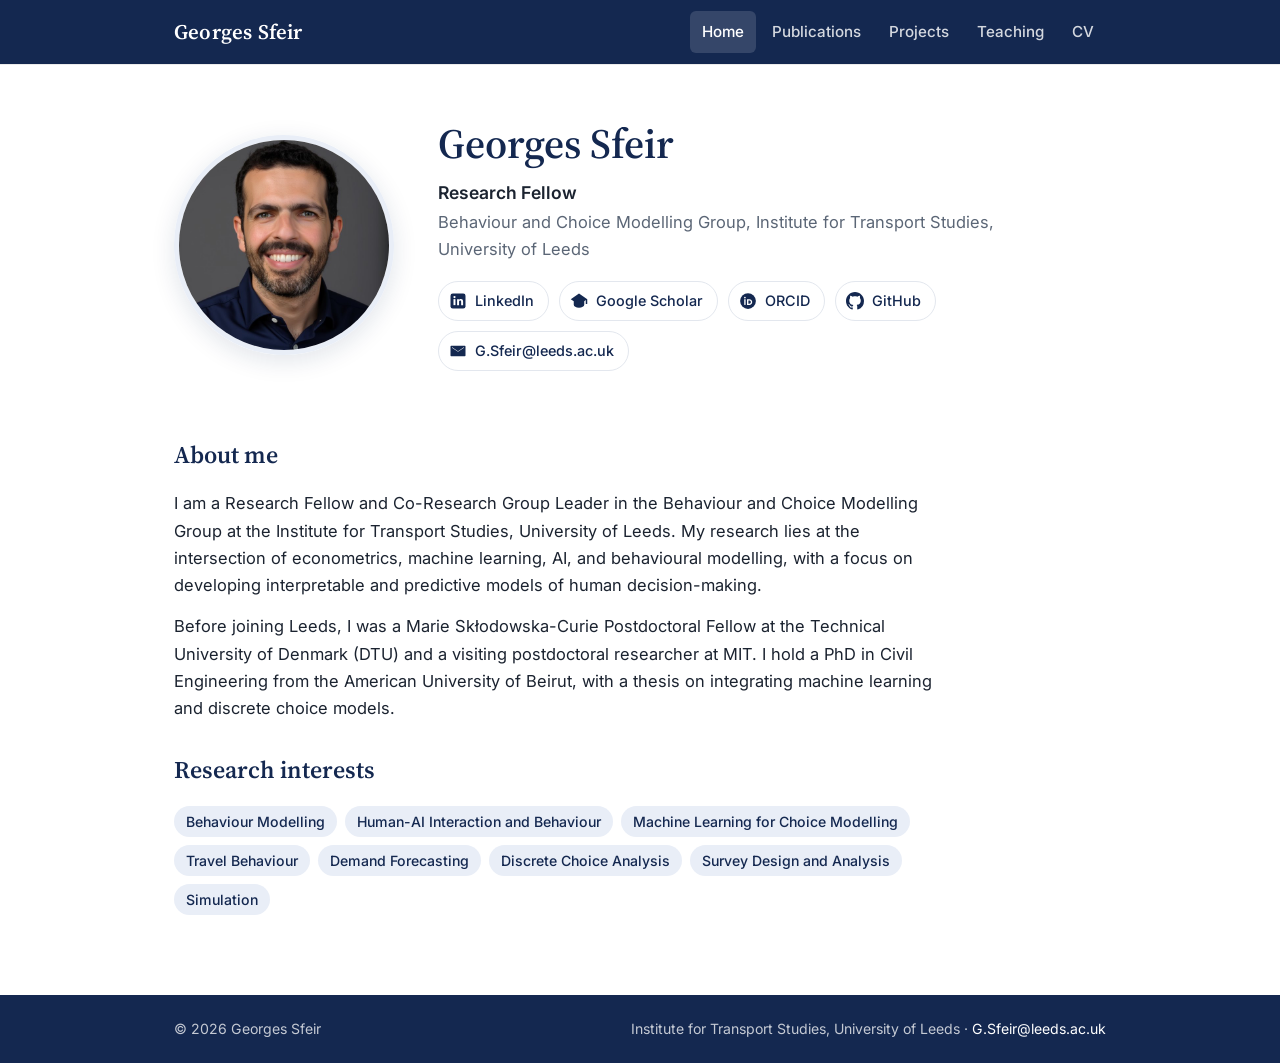
<file: index.html>
<!DOCTYPE html>
<html lang="en">
<head>
  <meta charset="utf-8">
  <meta name="viewport" content="width=device-width, initial-scale=1">
  <title>Georges Sfeir | Research Fellow, University of Leeds</title>
  <meta name="description" content="Georges Sfeir, Research Fellow in the Behaviour and Choice Modelling Group, University of Leeds. Econometrics, machine learning and choice modelling.">
  <link rel="icon" href="assets/img/favicon.svg" type="image/svg+xml">
  <link rel="preconnect" href="https://fonts.googleapis.com">
  <link rel="preconnect" href="https://fonts.gstatic.com" crossorigin>
  <link href="https://fonts.googleapis.com/css2?family=Inter:wght@400;500;600&family=Source+Serif+4:wght@600&display=swap" rel="stylesheet">
  <link rel="stylesheet" href="assets/css/style.css">
</head>
<body data-page="home">
  <header id="site-header"></header>

  <main>
    <section class="hero">
      <div class="container hero-grid">
        <img class="hero-photo" src="assets/img/georges-sfeir.jpg" alt="Portrait of Georges Sfeir" width="220" height="220">
        <div>
          <h1>Georges Sfeir</h1>
          <p class="position">Research Fellow</p>
          <p class="affiliation">Behaviour and Choice Modelling Group, Institute for Transport Studies,<br>University of Leeds</p>

          <div class="socials">
            <a href="https://www.linkedin.com/in/georges-sfeir-950b0459" target="_blank" rel="noopener" aria-label="LinkedIn">
              <svg viewBox="0 0 24 24" aria-hidden="true"><rect x="2" y="2" width="20" height="20" rx="3" fill="currentColor"/><rect x="6" y="9.5" width="2.6" height="8" fill="#fff"/><circle cx="7.3" cy="6.7" r="1.5" fill="#fff"/><path d="M10.8 9.5h2.5v1.1c.4-.7 1.3-1.3 2.6-1.3 2.3 0 2.9 1.4 2.9 3.4v4.8h-2.6v-4.3c0-1-.2-1.8-1.3-1.8s-1.5.8-1.5 1.8v4.3h-2.6z" fill="#fff"/></svg>
              LinkedIn
            </a>
            <a href="https://scholar.google.com/citations?user=Ysyx8FoAAAAJ&amp;hl=en" target="_blank" rel="noopener" aria-label="Google Scholar">
              <svg viewBox="0 0 24 24" aria-hidden="true"><path d="M12 2 1 9.5l4 2.7V17c0 2.2 3.1 4 7 4s7-1.8 7-4v-4.8l2-1.4V16h2V9.5z" fill="currentColor"/></svg>
              Google Scholar
            </a>
            <a href="https://orcid.org/0000-0002-5656-3780" target="_blank" rel="noopener" aria-label="ORCID">
              <svg viewBox="0 0 24 24" aria-hidden="true"><circle cx="12" cy="12" r="10.5" fill="currentColor"/><rect x="7" y="9.6" width="1.8" height="7.6" fill="#fff"/><circle cx="7.9" cy="7.4" r="1.15" fill="#fff"/><path d="M10.7 9.6h3c2.4 0 3.9 1.6 3.9 3.8s-1.5 3.8-3.9 3.8h-3zm1.8 1.6v4.4h1.1c1.4 0 2.2-.9 2.2-2.2s-.8-2.2-2.2-2.2z" fill="#fff"/></svg>
              ORCID
            </a>
            <a href="https://github.com/gsfeir" target="_blank" rel="noopener" aria-label="GitHub">
              <svg viewBox="0 0 16 16" aria-hidden="true"><path fill="currentColor" d="M8 0C3.58 0 0 3.58 0 8c0 3.54 2.29 6.53 5.47 7.59.4.07.55-.17.55-.38 0-.19-.01-.82-.01-1.49-2.01.37-2.53-.49-2.69-.94-.09-.23-.48-.94-.82-1.13-.28-.15-.68-.52-.01-.53.63-.01 1.08.58 1.23.82.72 1.21 1.87.87 2.33.66.07-.52.28-.87.51-1.07-1.78-.2-3.64-.89-3.64-3.95 0-.87.31-1.59.82-2.15-.08-.2-.36-1.02.08-2.12 0 0 .67-.21 2.2.82.64-.18 1.32-.27 2-.27.68 0 1.36.09 2 .27 1.53-1.04 2.2-.82 2.2-.82.44 1.1.16 1.92.08 2.12.51.56.82 1.27.82 2.15 0 3.07-1.87 3.75-3.65 3.95.29.25.54.73.54 1.48 0 1.07-.01 1.93-.01 2.2 0 .21.15.46.55.38A8.013 8.013 0 0 0 16 8c0-4.42-3.58-8-8-8z"/></svg>
              GitHub
            </a>
            <a href="mailto:G.Sfeir@leeds.ac.uk" aria-label="Email">
              <svg viewBox="0 0 24 24" aria-hidden="true"><path fill="currentColor" d="M3 5h18a1 1 0 0 1 1 1v12a1 1 0 0 1-1 1H3a1 1 0 0 1-1-1V6a1 1 0 0 1 1-1zm9 7.2L4.2 7H4v.6l8 5.4 8-5.4V7h-.2z"/></svg>
              G.Sfeir@leeds.ac.uk
            </a>
          </div>
        </div>
      </div>
    </section>

    <section class="block">
      <div class="container about">
        <h2>About me</h2>
        <p>
          I am a Research Fellow and Co-Research Group Leader in the Behaviour and Choice Modelling Group
          at the Institute for Transport Studies, University of Leeds. My research lies at the intersection of
          econometrics, machine learning, AI, and behavioural modelling, with a focus on developing
          interpretable and predictive models of human decision-making.
        </p>
        <p>
          Before joining Leeds, I was a Marie Skłodowska-Curie Postdoctoral Fellow at the Technical University
          of Denmark (DTU) and a visiting postdoctoral researcher at MIT. I hold a PhD in Civil Engineering
          from the American University of Beirut, with a thesis on integrating machine learning and discrete
          choice models.
        </p>

        <h2 style="margin-top:28px">Research interests</h2>
        <ul class="interests">
          <li>Behaviour Modelling</li>
          <li>Human-AI Interaction and Behaviour</li>
          <li>Machine Learning for Choice Modelling</li>
          <li>Travel Behaviour</li>
          <li>Demand Forecasting</li>
          <li>Discrete Choice Analysis</li>
          <li>Survey Design and Analysis</li>
          <li>Simulation</li>
        </ul>
      </div>
    </section>
  </main>

  <footer id="site-footer"></footer>
  <script src="assets/js/site.js"></script>
  <!-- Visitor statistics (GoatCounter, no cookies): https://gsfeir.goatcounter.com -->
  <script data-goatcounter="https://gsfeir.goatcounter.com/count" async src="https://gc.zgo.at/count.js"></script>
</body>
</html>
</file>
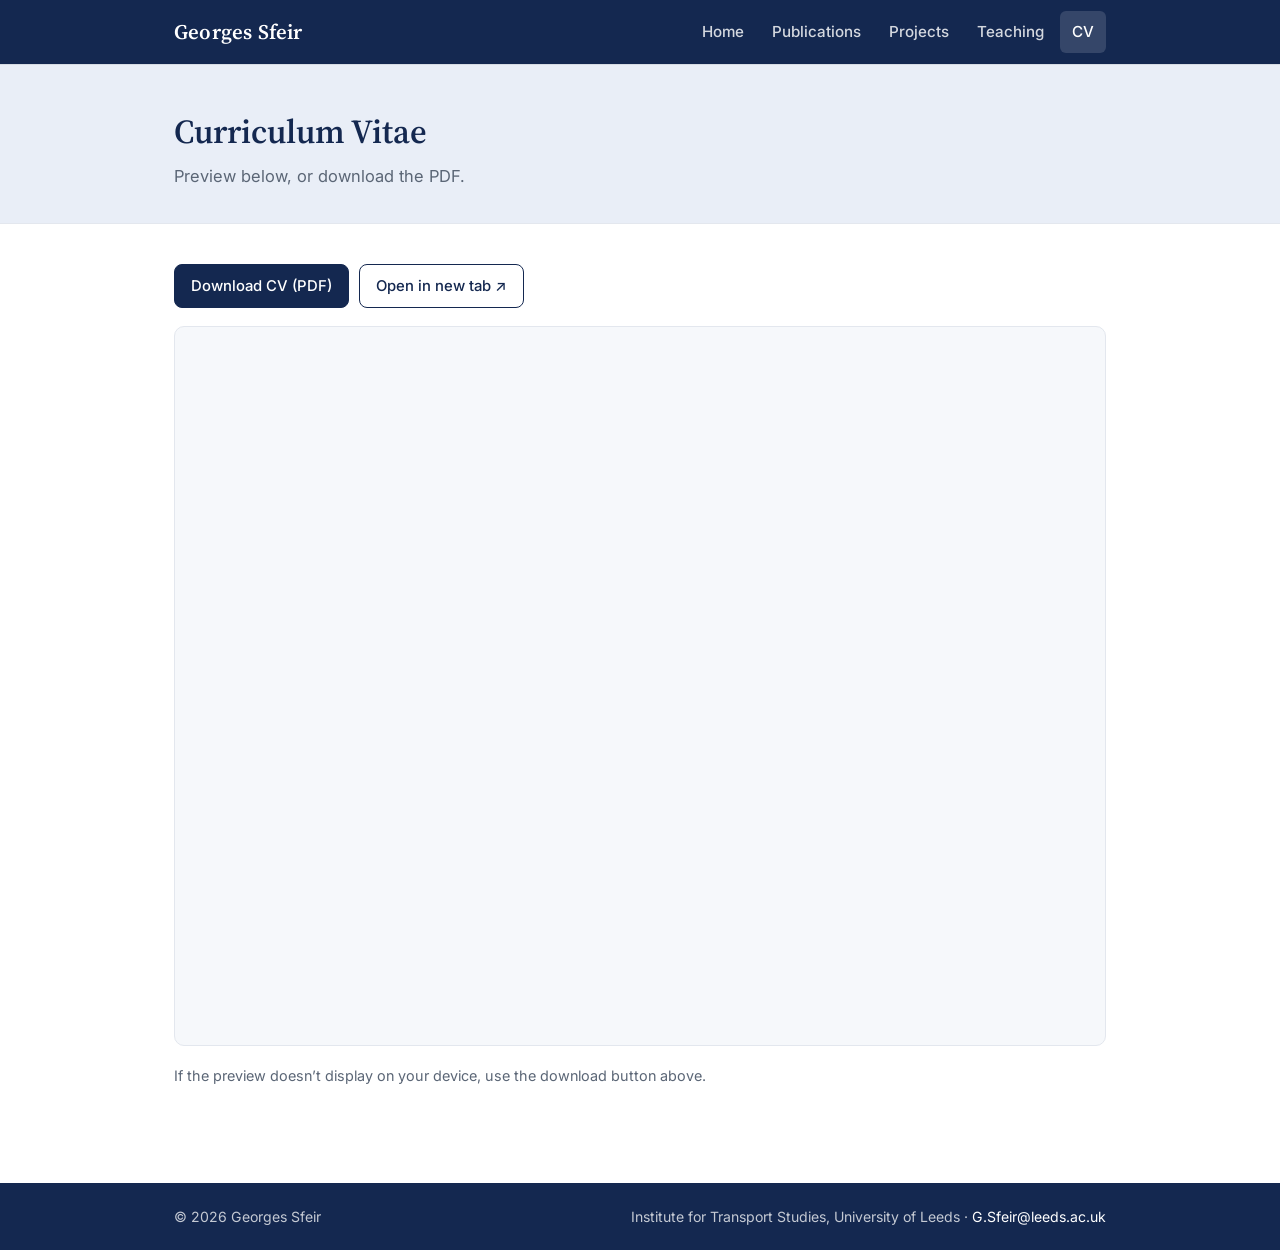
<file: cv.html>
<!DOCTYPE html>
<html lang="en">
<head>
  <meta charset="utf-8">
  <meta name="viewport" content="width=device-width, initial-scale=1">
  <title>CV | Georges Sfeir</title>
  <meta name="description" content="Curriculum vitae of Georges Sfeir.">
  <link rel="icon" href="assets/img/favicon.svg" type="image/svg+xml">
  <link rel="preconnect" href="https://fonts.googleapis.com">
  <link rel="preconnect" href="https://fonts.gstatic.com" crossorigin>
  <link href="https://fonts.googleapis.com/css2?family=Inter:wght@400;500;600&family=Source+Serif+4:wght@600&display=swap" rel="stylesheet">
  <link rel="stylesheet" href="assets/css/style.css">
</head>
<body data-page="cv">
  <header id="site-header"></header>

  <main>
    <div class="page-head">
      <div class="container">
        <h1>Curriculum Vitae</h1>
        <p>Preview below, or download the PDF.</p>
      </div>
    </div>

    <section class="block">
      <div class="container">
        <!-- To update the CV: replace assets/cv/Georges_Sfeir_CV.pdf with the new file (same name). -->
        <div class="btn-row" style="margin-bottom:18px">
          <a class="btn" href="assets/cv/Georges_Sfeir_CV.pdf" download>Download CV (PDF)</a>
          <a class="btn ghost" href="assets/cv/Georges_Sfeir_CV.pdf" target="_blank" rel="noopener">Open in new tab ↗</a>
        </div>
        <iframe class="cv-frame" src="assets/cv/Georges_Sfeir_CV.pdf#view=FitH" title="CV of Georges Sfeir (PDF)"></iframe>
        <p class="cv-note">If the preview doesn’t display on your device, use the download button above.</p>
      </div>
    </section>
  </main>

  <footer id="site-footer"></footer>
  <script src="assets/js/site.js"></script>
  <!-- Visitor statistics (GoatCounter, no cookies): https://gsfeir.goatcounter.com -->
  <script data-goatcounter="https://gsfeir.goatcounter.com/count" async src="https://gc.zgo.at/count.js"></script>
</body>
</html>
</file>
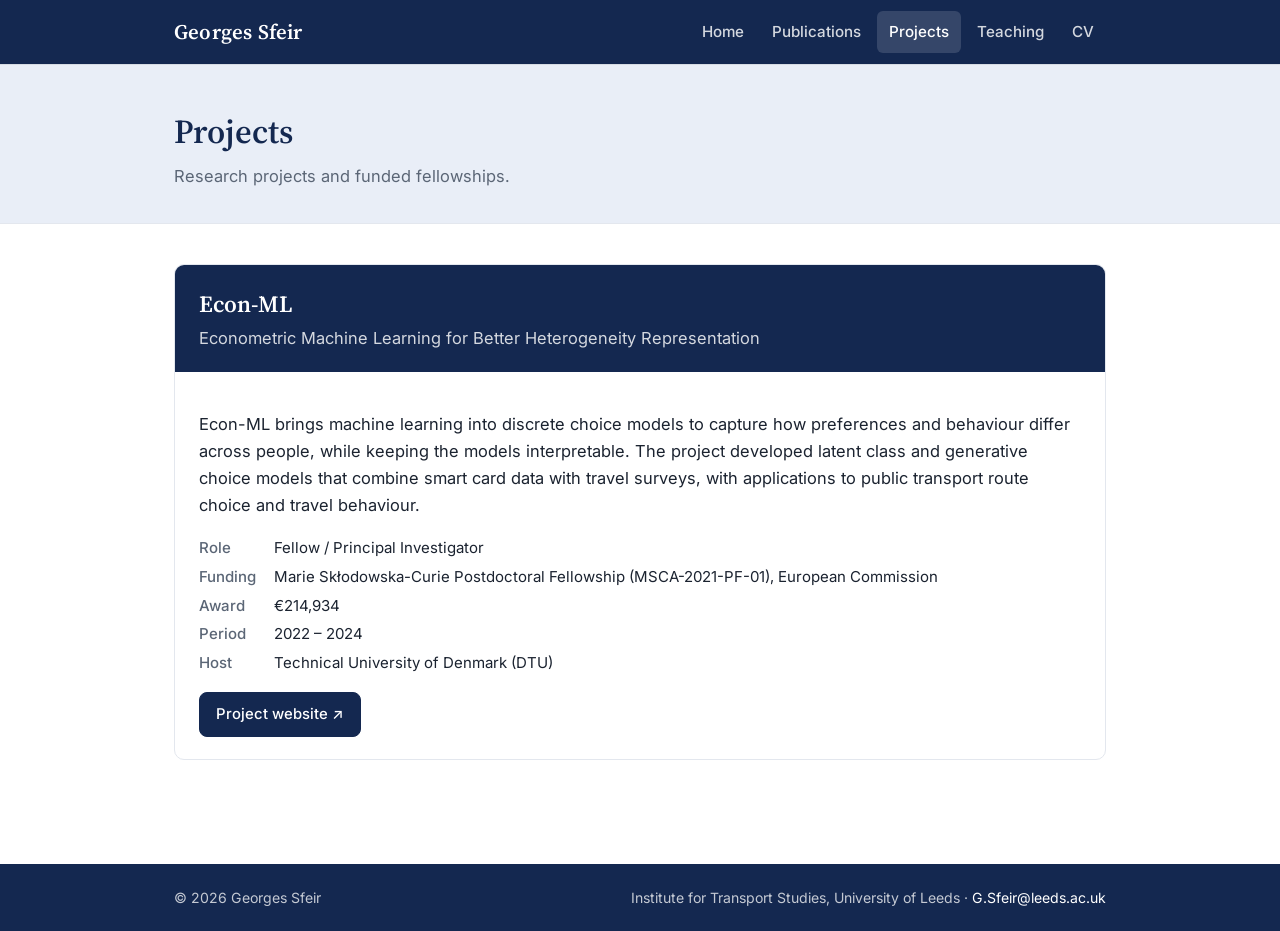
<file: projects.html>
<!DOCTYPE html>
<html lang="en">
<head>
  <meta charset="utf-8">
  <meta name="viewport" content="width=device-width, initial-scale=1">
  <title>Projects | Georges Sfeir</title>
  <meta name="description" content="Research projects led by Georges Sfeir, including the Marie Skłodowska-Curie Econ-ML project.">
  <link rel="icon" href="assets/img/favicon.svg" type="image/svg+xml">
  <link rel="preconnect" href="https://fonts.googleapis.com">
  <link rel="preconnect" href="https://fonts.gstatic.com" crossorigin>
  <link href="https://fonts.googleapis.com/css2?family=Inter:wght@400;500;600&family=Source+Serif+4:wght@600&display=swap" rel="stylesheet">
  <link rel="stylesheet" href="assets/css/style.css">
</head>
<body data-page="projects">
  <header id="site-header"></header>

  <main>
    <div class="page-head">
      <div class="container">
        <h1>Projects</h1>
        <p>Research projects and funded fellowships.</p>
      </div>
    </div>

    <section class="block">
      <div class="container" id="project-list"></div>
    </section>
  </main>

  <footer id="site-footer"></footer>
  <script src="assets/js/site.js"></script>
  <script src="data/publications.js"></script>
  <script src="data/projects.js"></script>
  <script>
    (function () {
      var byId = {};
      (window.PUBLICATIONS || []).forEach(function (p) { byId[p.id] = p; });

      function esc(s) {
        return String(s || "").replace(/[&<>"]/g, function (c) {
          return { "&": "&amp;", "<": "&lt;", ">": "&gt;", '"': "&quot;" }[c];
        });
      }

      document.getElementById("project-list").innerHTML = (window.PROJECTS || []).map(function (pr) {
        var meta = [
          ["Role", pr.role],
          ["Funding", pr.funding],
          ["Award", pr.amount],
          ["Period", pr.period],
          ["Host", pr.host],
        ].filter(function (r) { return r[1]; })
         .map(function (r) { return "<dt>" + r[0] + "</dt><dd>" + esc(r[1]) + "</dd>"; }).join("");

        var buttons = "";
        if (pr.website) buttons += '<a class="btn" href="' + esc(pr.website) + '" target="_blank" rel="noopener">Project website ↗</a>';
        (pr.code || []).forEach(function (c) {
          buttons += '<a class="btn ghost" href="' + esc(c.url) + '" target="_blank" rel="noopener">' + esc(c.label) + " ↗</a>";
        });

        var papers = (pr.papers || []).map(function (id) { return byId[id]; }).filter(Boolean);
        function list(title, arr) {
          if (!arr.length) return "";
          return "<h4>" + title + '</h4><div class="related">' +
            arr.map(function (p) { return window.renderPub(p, { showYear: true }); }).join("") + "</div>";
        }

        return '<article class="card">' +
          '<div class="card-head"><h2>' + esc(pr.title) + "</h2><p>" + esc(pr.subtitle) + "</p></div>" +
          '<div class="card-body">' +
            "<p>" + esc(pr.description) + "</p>" +
            '<dl class="meta">' + meta + "</dl>" +
            (buttons ? '<div class="btn-row">' + buttons + "</div>" : "") +
            list("Related conference papers", papers) +
          "</div></article>";
      }).join("");
    })();
  </script>
  <!-- Visitor statistics (GoatCounter, no cookies): https://gsfeir.goatcounter.com -->
  <script data-goatcounter="https://gsfeir.goatcounter.com/count" async src="https://gc.zgo.at/count.js"></script>
</body>
</html>
</file>
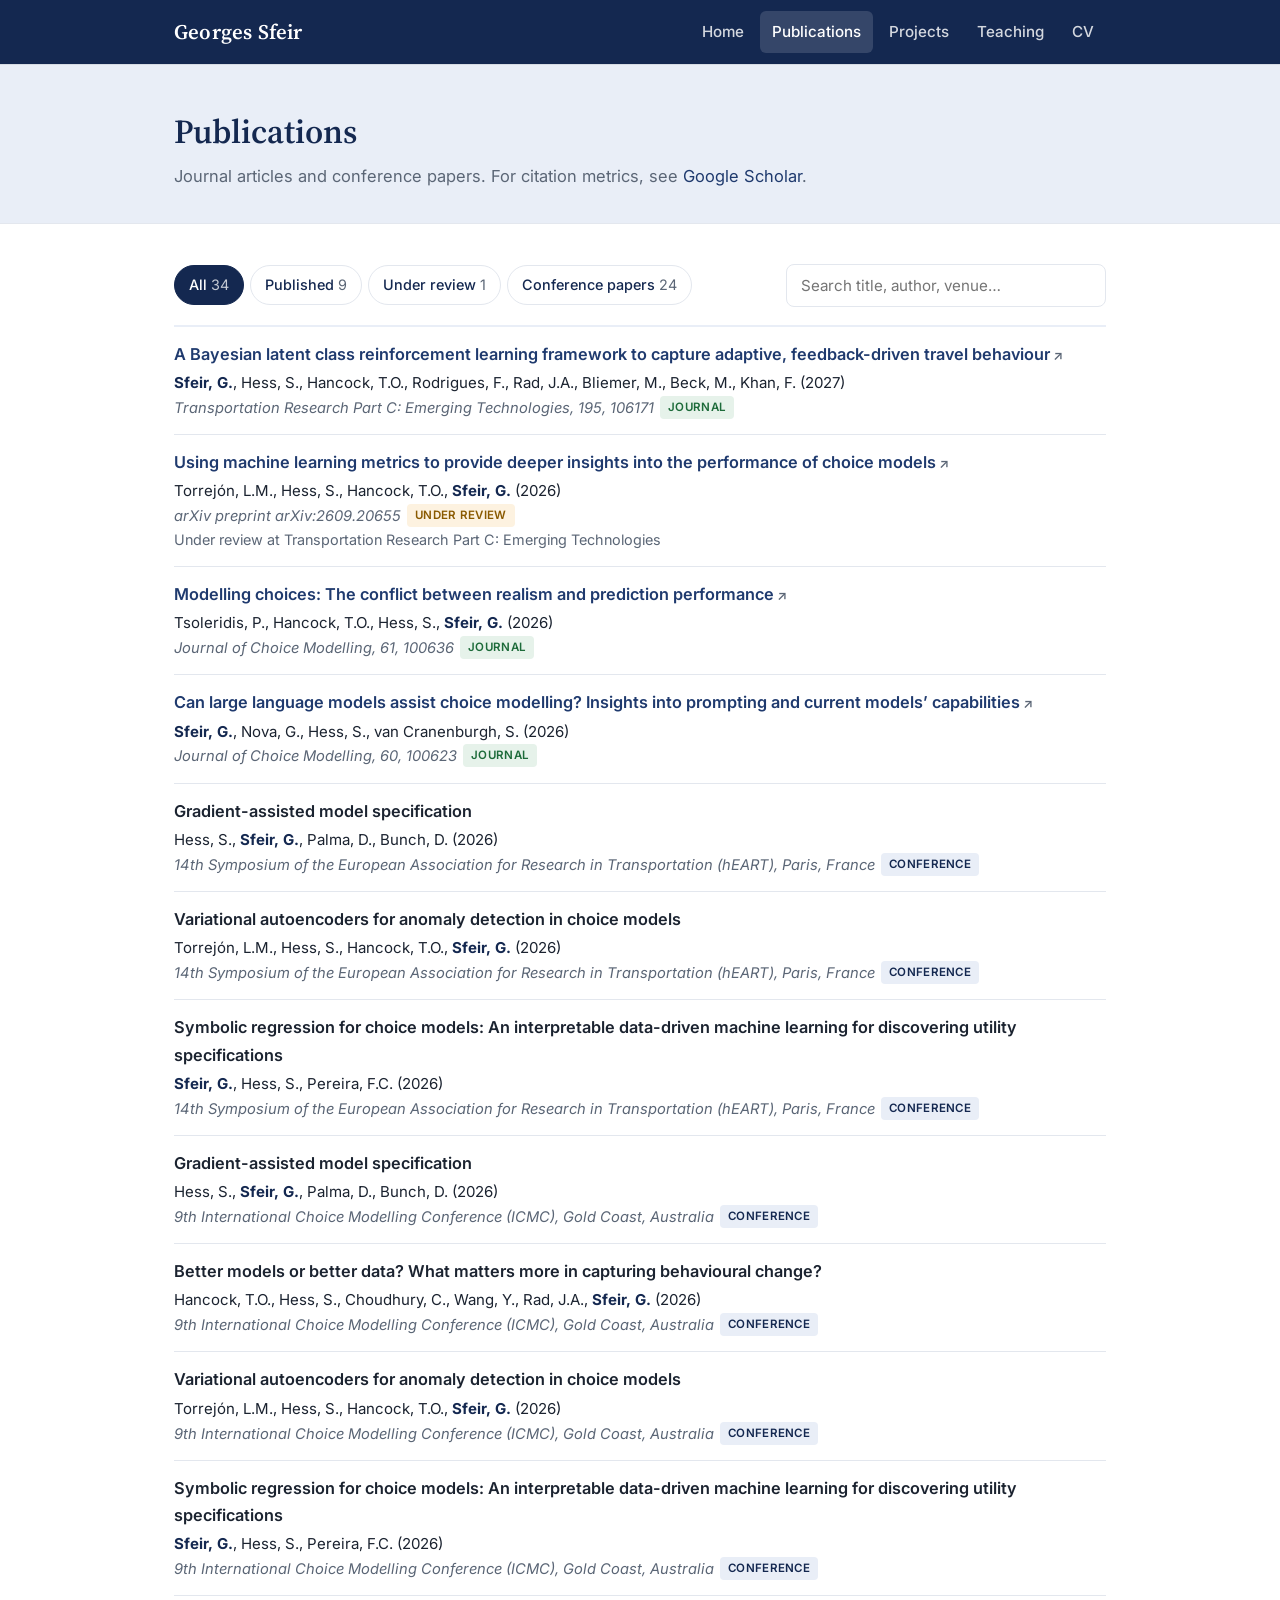
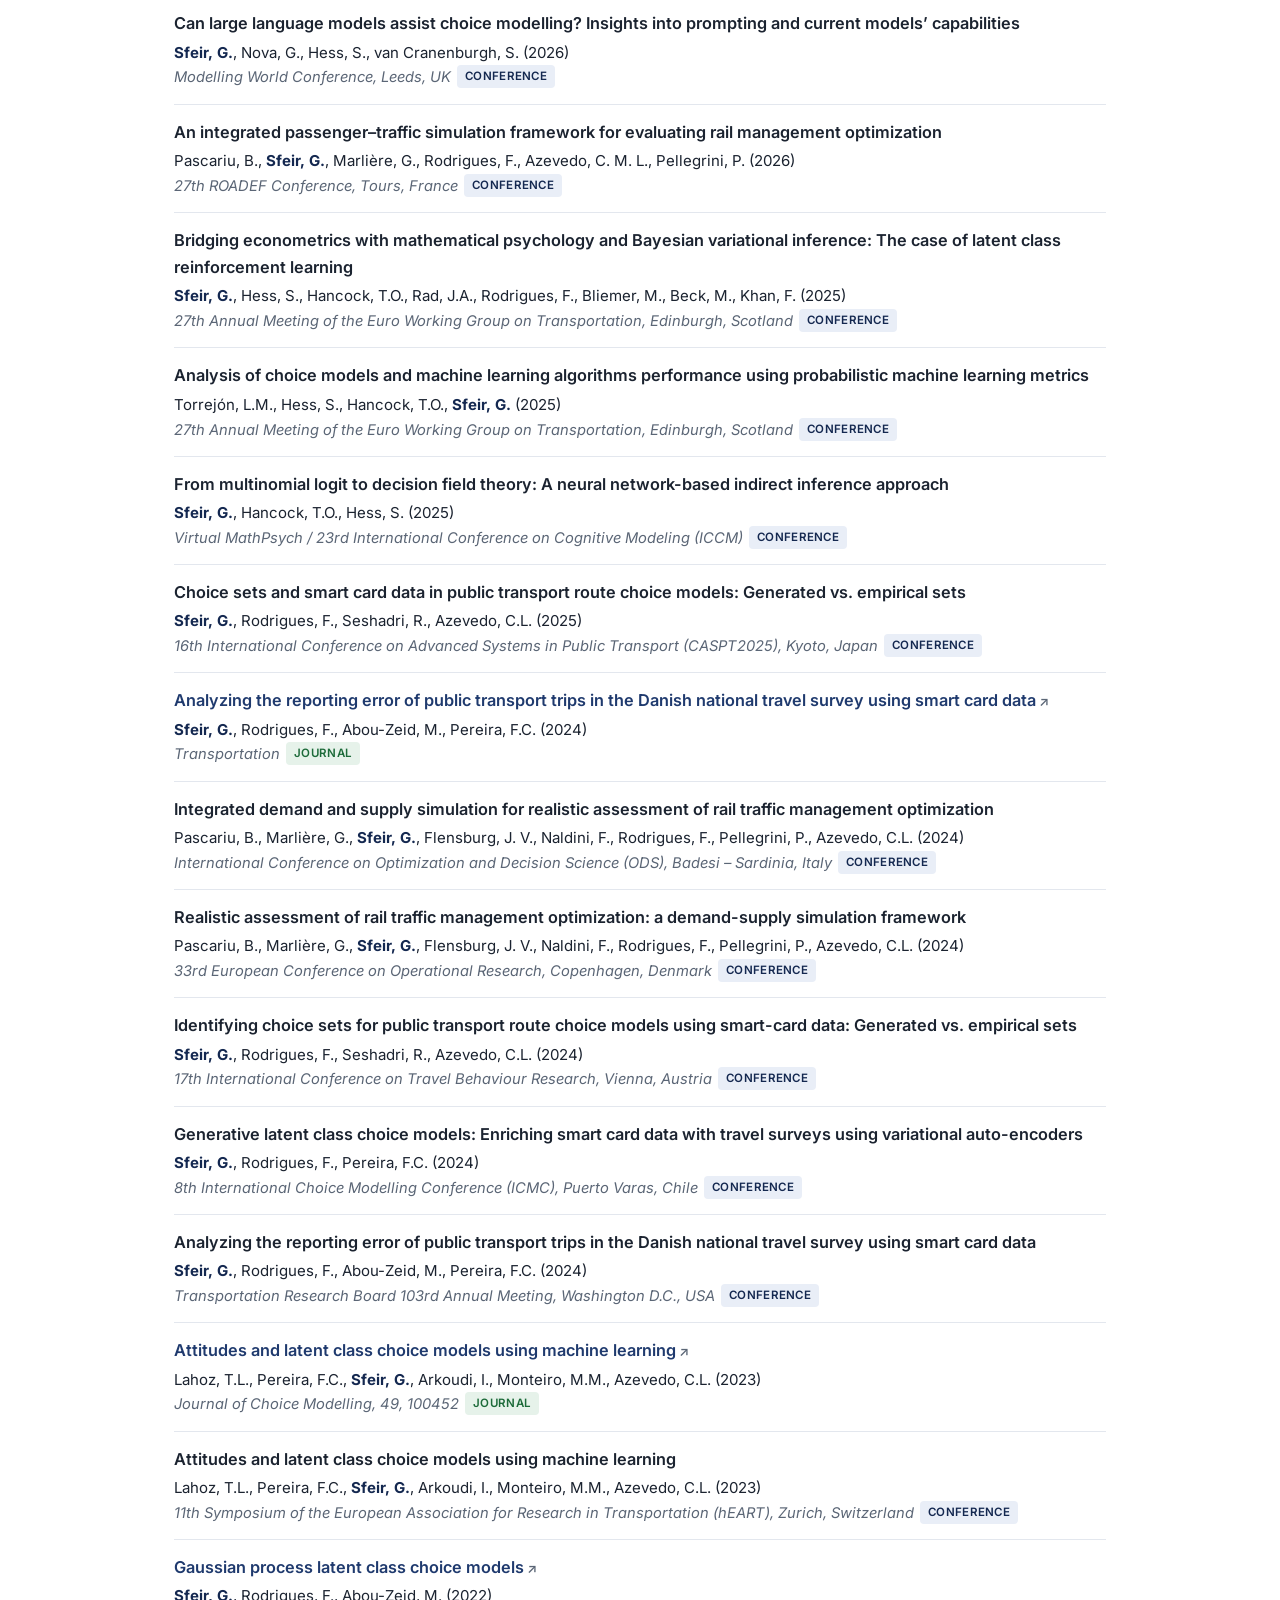
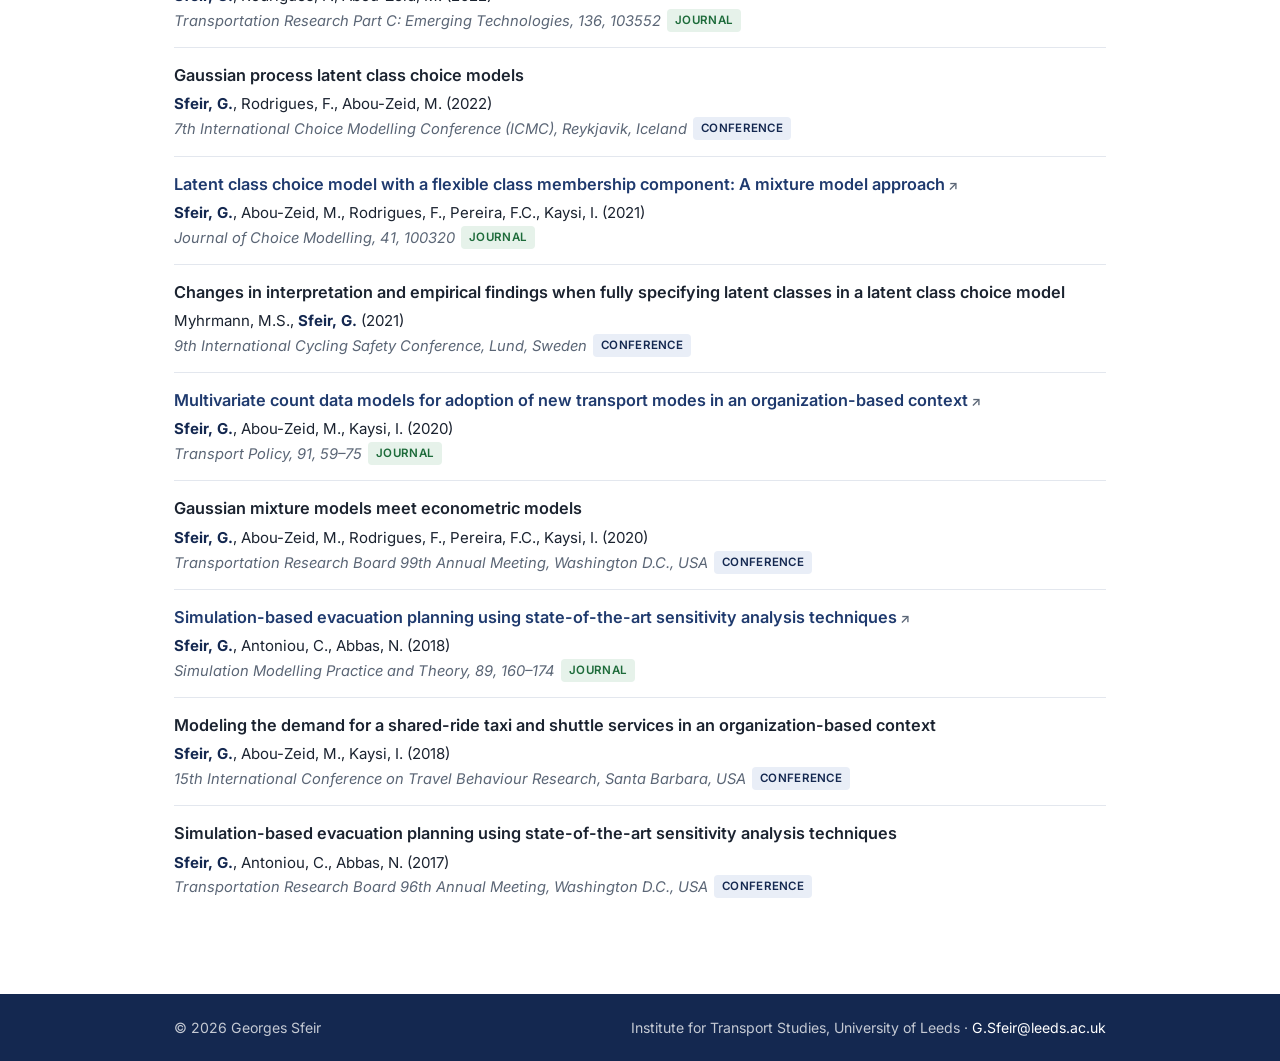
<file: publications.html>
<!DOCTYPE html>
<html lang="en">
<head>
  <meta charset="utf-8">
  <meta name="viewport" content="width=device-width, initial-scale=1">
  <title>Publications | Georges Sfeir</title>
  <meta name="description" content="Journal articles and conference papers by Georges Sfeir.">
  <link rel="icon" href="assets/img/favicon.svg" type="image/svg+xml">
  <link rel="preconnect" href="https://fonts.googleapis.com">
  <link rel="preconnect" href="https://fonts.gstatic.com" crossorigin>
  <link href="https://fonts.googleapis.com/css2?family=Inter:wght@400;500;600&family=Source+Serif+4:wght@600&display=swap" rel="stylesheet">
  <link rel="stylesheet" href="assets/css/style.css">
</head>
<body data-page="publications">
  <header id="site-header"></header>

  <main>
    <div class="page-head">
      <div class="container">
        <h1>Publications</h1>
        <p>Journal articles and conference papers. For citation metrics, see
          <a href="https://scholar.google.com/citations?user=Ysyx8FoAAAAJ&amp;hl=en" target="_blank" rel="noopener">Google Scholar</a>.</p>
      </div>
    </div>

    <section class="block">
      <div class="container">
        <div class="pub-toolbar">
          <div class="filters" id="filters" role="tablist" aria-label="Filter publications"></div>
          <input class="search" id="search" type="search" placeholder="Search title, author, venue…" aria-label="Search publications">
        </div>
        <div id="pub-list"></div>
      </div>
    </section>
  </main>

  <footer id="site-footer"></footer>
  <script src="assets/js/site.js"></script>
  <script src="data/publications.js"></script>
  <script>
    (function () {
      var pubs = window.PUBLICATIONS || [];
      var FILTERS = [
        { key: "all", label: "All" },
        { key: "published", label: "Published" },
        { key: "under-review", label: "Under review" },
        { key: "conference", label: "Conference papers" },
      ];
      var state = { filter: "all", q: "" };

      // Allow links like publications.html#conference
      var hash = location.hash.replace("#", "");
      if (FILTERS.some(function (f) { return f.key === hash; })) state.filter = hash;

      var filtersEl = document.getElementById("filters");
      var listEl = document.getElementById("pub-list");
      var searchEl = document.getElementById("search");

      function count(key) {
        return key === "all" ? pubs.length : pubs.filter(function (p) { return p.status === key; }).length;
      }

      function drawFilters() {
        filtersEl.innerHTML = FILTERS.map(function (f) {
          return '<button role="tab" data-key="' + f.key + '" class="' + (state.filter === f.key ? "active" : "") +
                 '" aria-selected="' + (state.filter === f.key) + '">' + f.label +
                 '<span class="count">' + count(f.key) + "</span></button>";
        }).join("");
      }

      function norm(s) {
        return String(s || "").toLowerCase().normalize("NFD").replace(/[̀-ͯ]/g, "");
      }

      function drawList() {
        var q = norm(state.q.trim());
        var shown = pubs.filter(function (p) {
          if (state.filter !== "all" && p.status !== state.filter) return false;
          if (!q) return true;
          return norm([p.title, p.authors, p.venue, p.note, p.year].join(" ")).indexOf(q) !== -1;
        });

        if (!shown.length) {
          listEl.innerHTML = '<p class="empty">No publications match your search.</p>';
          return;
        }

        // Newest first; papers from the same year keep their order in the file.
        var sorted = shown
          .map(function (p, i) { return { p: p, i: i }; })
          .sort(function (a, b) { return (b.p.year - a.p.year) || (a.i - b.i); })
          .map(function (x) { return x.p; });

        listEl.innerHTML = sorted.map(function (p) {
          return window.renderPub(p, { badge: true, showYear: true });
        }).join("");
      }

      filtersEl.addEventListener("click", function (e) {
        var b = e.target.closest("button");
        if (!b) return;
        state.filter = b.getAttribute("data-key");
        history.replaceState(null, "", state.filter === "all" ? location.pathname : "#" + state.filter);
        drawFilters();
        drawList();
      });
      searchEl.addEventListener("input", function () { state.q = searchEl.value; drawList(); });

      drawFilters();
      drawList();
    })();
  </script>
  <!-- Visitor statistics (GoatCounter, no cookies): https://gsfeir.goatcounter.com -->
  <script data-goatcounter="https://gsfeir.goatcounter.com/count" async src="https://gc.zgo.at/count.js"></script>
</body>
</html>
</file>
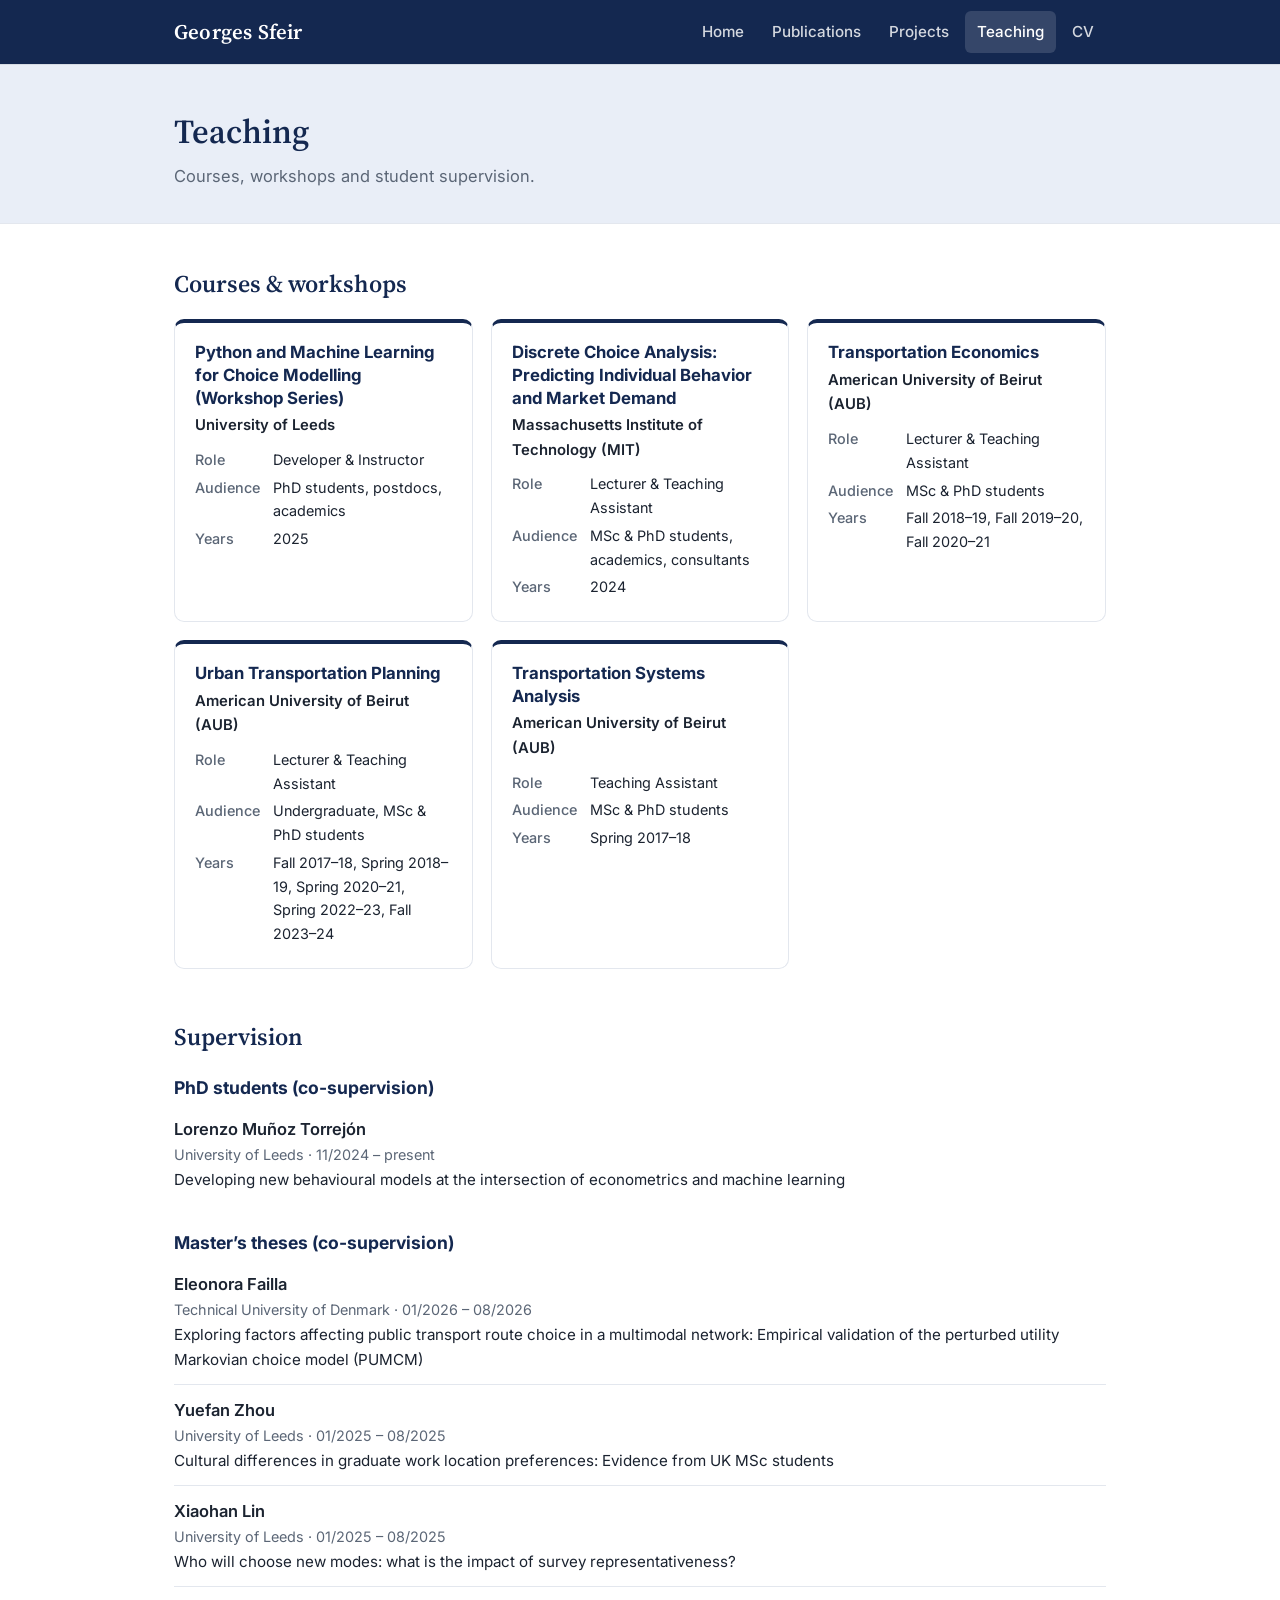
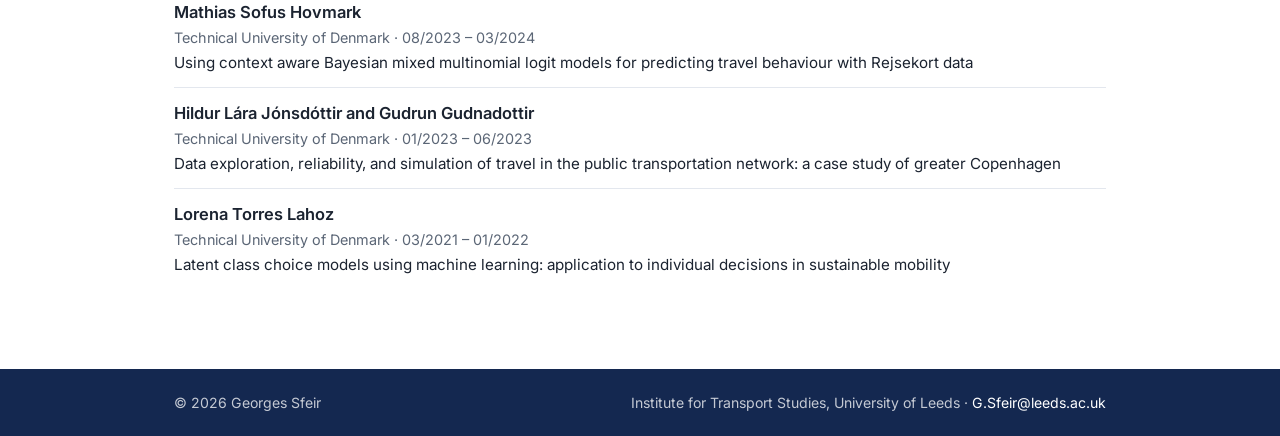
<file: teaching.html>
<!DOCTYPE html>
<html lang="en">
<head>
  <meta charset="utf-8">
  <meta name="viewport" content="width=device-width, initial-scale=1">
  <title>Teaching | Georges Sfeir</title>
  <meta name="description" content="Teaching and supervision by Georges Sfeir.">
  <link rel="icon" href="assets/img/favicon.svg" type="image/svg+xml">
  <link rel="preconnect" href="https://fonts.googleapis.com">
  <link rel="preconnect" href="https://fonts.gstatic.com" crossorigin>
  <link href="https://fonts.googleapis.com/css2?family=Inter:wght@400;500;600&family=Source+Serif+4:wght@600&display=swap" rel="stylesheet">
  <link rel="stylesheet" href="assets/css/style.css">
</head>
<body data-page="teaching">
  <header id="site-header"></header>

  <main>
    <div class="page-head">
      <div class="container">
        <h1>Teaching</h1>
        <p>Courses, workshops and student supervision.</p>
      </div>
    </div>

    <section class="block">
      <div class="container">
        <h2>Courses &amp; workshops</h2>
        <div class="teach-grid">

          <div class="teach">
            <h3>Python and Machine Learning for Choice Modelling (Workshop Series)</h3>
            <div class="inst">University of Leeds</div>
            <dl>
              <dt>Role</dt><dd>Developer &amp; Instructor</dd>
              <dt>Audience</dt><dd>PhD students, postdocs, academics</dd>
              <dt>Years</dt><dd>2025</dd>
            </dl>
          </div>

          <div class="teach">
            <h3>Discrete Choice Analysis: Predicting Individual Behavior and Market Demand</h3>
            <div class="inst">Massachusetts Institute of Technology (MIT)</div>
            <dl>
              <dt>Role</dt><dd>Lecturer &amp; Teaching Assistant</dd>
              <dt>Audience</dt><dd>MSc &amp; PhD students, academics, consultants</dd>
              <dt>Years</dt><dd>2024</dd>
            </dl>
          </div>

          <div class="teach">
            <h3>Transportation Economics</h3>
            <div class="inst">American University of Beirut (AUB)</div>
            <dl>
              <dt>Role</dt><dd>Lecturer &amp; Teaching Assistant</dd>
              <dt>Audience</dt><dd>MSc &amp; PhD students</dd>
              <dt>Years</dt><dd>Fall 2018–19, Fall 2019–20, Fall 2020–21</dd>
            </dl>
          </div>

          <div class="teach">
            <h3>Urban Transportation Planning</h3>
            <div class="inst">American University of Beirut (AUB)</div>
            <dl>
              <dt>Role</dt><dd>Lecturer &amp; Teaching Assistant</dd>
              <dt>Audience</dt><dd>Undergraduate, MSc &amp; PhD students</dd>
              <dt>Years</dt><dd>Fall 2017–18, Spring 2018–19, Spring 2020–21, Spring 2022–23, Fall 2023–24</dd>
            </dl>
          </div>

          <div class="teach">
            <h3>Transportation Systems Analysis</h3>
            <div class="inst">American University of Beirut (AUB)</div>
            <dl>
              <dt>Role</dt><dd>Teaching Assistant</dd>
              <dt>Audience</dt><dd>MSc &amp; PhD students</dd>
              <dt>Years</dt><dd>Spring 2017–18</dd>
            </dl>
          </div>

        </div>
      </div>
    </section>

    <section class="block" style="padding-top:8px">
      <div class="container">
        <h2>Supervision</h2>

        <h3 style="color:var(--navy);font-size:1.1rem;margin:8px 0 2px">PhD students (co-supervision)</h3>
        <ul class="sup-list">
          <li>
            <div class="sup-name">Lorenzo Muñoz Torrejón</div>
            <div class="sup-meta">University of Leeds · 11/2024 – present</div>
            <div class="sup-topic">Developing new behavioural models at the intersection of econometrics and machine learning</div>
          </li>
        </ul>

        <h3 style="color:var(--navy);font-size:1.1rem;margin:24px 0 2px">Master’s theses (co-supervision)</h3>
        <ul class="sup-list">
          <li>
            <div class="sup-name">Eleonora Failla</div>
            <div class="sup-meta">Technical University of Denmark · 01/2026 – 08/2026</div>
            <div class="sup-topic">Exploring factors affecting public transport route choice in a multimodal network: Empirical validation of the perturbed utility Markovian choice model (PUMCM)</div>
          </li>
          <li>
            <div class="sup-name">Yuefan Zhou</div>
            <div class="sup-meta">University of Leeds · 01/2025 – 08/2025</div>
            <div class="sup-topic">Cultural differences in graduate work location preferences: Evidence from UK MSc students</div>
          </li>
          <li>
            <div class="sup-name">Xiaohan Lin</div>
            <div class="sup-meta">University of Leeds · 01/2025 – 08/2025</div>
            <div class="sup-topic">Who will choose new modes: what is the impact of survey representativeness?</div>
          </li>
          <li>
            <div class="sup-name">Mathias Sofus Hovmark</div>
            <div class="sup-meta">Technical University of Denmark · 08/2023 – 03/2024</div>
            <div class="sup-topic">Using context aware Bayesian mixed multinomial logit models for predicting travel behaviour with Rejsekort data</div>
          </li>
          <li>
            <div class="sup-name">Hildur Lára Jónsdóttir and Gudrun Gudnadottir</div>
            <div class="sup-meta">Technical University of Denmark · 01/2023 – 06/2023</div>
            <div class="sup-topic">Data exploration, reliability, and simulation of travel in the public transportation network: a case study of greater Copenhagen</div>
          </li>
          <li>
            <div class="sup-name">Lorena Torres Lahoz</div>
            <div class="sup-meta">Technical University of Denmark · 03/2021 – 01/2022</div>
            <div class="sup-topic">Latent class choice models using machine learning: application to individual decisions in sustainable mobility</div>
          </li>
        </ul>
      </div>
    </section>
  </main>

  <footer id="site-footer"></footer>
  <script src="assets/js/site.js"></script>
  <!-- Visitor statistics (GoatCounter, no cookies): https://gsfeir.goatcounter.com -->
  <script data-goatcounter="https://gsfeir.goatcounter.com/count" async src="https://gc.zgo.at/count.js"></script>
</body>
</html>
</file>
<file: assets/css/style.css>
/* ===== Georges Sfeir — academic website ===== */

:root {
  --navy: #142850;
  --navy-2: #1f3a6e;
  --navy-soft: #e9eef7;
  --ink: #1b2330;
  --muted: #5b6676;
  --line: #e3e7ee;
  --bg: #ffffff;
  --bg-alt: #f6f8fb;
  --radius: 10px;
  --max: 980px;
  --serif: "Source Serif 4", Georgia, "Times New Roman", serif;
  --sans: "Inter", -apple-system, BlinkMacSystemFont, "Segoe UI", Roboto, "Helvetica Neue", Arial, sans-serif;
}

* { box-sizing: border-box; }
html { scroll-behavior: smooth; }
body {
  margin: 0;
  font-family: var(--sans);
  font-size: 16.5px;
  line-height: 1.65;
  color: var(--ink);
  background: var(--bg);
  display: flex;
  flex-direction: column;
  min-height: 100vh;
}
main { flex: 1; }
a { color: var(--navy-2); text-decoration: none; }
a:hover { text-decoration: underline; }
img { max-width: 100%; display: block; }

.container { max-width: var(--max); margin: 0 auto; padding: 0 24px; }

/* ---------- Header / nav ---------- */
.site-header {
  background: var(--navy);
  color: #fff;
  position: sticky;
  top: 0;
  z-index: 10;
  box-shadow: 0 1px 0 rgba(0,0,0,.08);
}
.site-header .container {
  display: flex;
  align-items: center;
  justify-content: space-between;
  height: 64px;
}
.brand {
  font-family: var(--serif);
  font-size: 1.3rem;
  font-weight: 600;
  color: #fff;
  letter-spacing: .2px;
}
.brand:hover { text-decoration: none; opacity: .9; }
.nav { display: flex; gap: 4px; }
.nav a {
  color: rgba(255,255,255,.82);
  padding: 8px 12px;
  border-radius: 6px;
  font-size: .95rem;
  font-weight: 500;
}
.nav a:hover { color: #fff; background: rgba(255,255,255,.08); text-decoration: none; }
.nav a.active { color: #fff; background: rgba(255,255,255,.14); }
.nav-toggle {
  display: none;
  background: none;
  border: 0;
  color: #fff;
  font-size: 1.6rem;
  cursor: pointer;
  padding: 4px 8px;
}

/* ---------- Page title band ---------- */
.page-head {
  background: var(--navy-soft);
  border-bottom: 1px solid var(--line);
  padding: 40px 0 32px;
}
.page-head h1 {
  font-family: var(--serif);
  color: var(--navy);
  font-size: 2.1rem;
  margin: 0 0 4px;
  font-weight: 600;
}
.page-head p { margin: 0; color: var(--muted); }

section.block { padding: 40px 0; }
h2 {
  font-family: var(--serif);
  color: var(--navy);
  font-size: 1.5rem;
  font-weight: 600;
  margin: 0 0 16px;
}

/* ---------- Home ---------- */
.hero { padding: 56px 0 24px; }
.hero-grid {
  display: grid;
  grid-template-columns: 220px 1fr;
  gap: 44px;
  align-items: center;
}
.hero-photo {
  width: 220px;
  height: 220px;
  border-radius: 50%;
  object-fit: cover;
  border: 5px solid var(--navy-soft);
  box-shadow: 0 6px 24px rgba(20,40,80,.12);
}
.hero h1 {
  font-family: var(--serif);
  color: var(--navy);
  font-size: 2.6rem;
  line-height: 1.15;
  margin: 0 0 10px;
  font-weight: 600;
}
.hero .position { font-size: 1.1rem; font-weight: 600; margin: 0; }
.hero .affiliation { color: var(--muted); margin: 2px 0 18px; }

.socials { display: flex; flex-wrap: wrap; gap: 10px; }
.socials a {
  display: inline-flex;
  align-items: center;
  gap: 8px;
  padding: 7px 14px 7px 10px;
  border: 1px solid var(--line);
  border-radius: 999px;
  color: var(--navy);
  font-size: .9rem;
  font-weight: 500;
  background: #fff;
  transition: background .15s, border-color .15s;
}
.socials a:hover { background: var(--navy); border-color: var(--navy); color: #fff; text-decoration: none; }
.socials svg { width: 18px; height: 18px; flex: none; }

.about p { margin: 0 0 14px; max-width: 760px; }
.about .interests { max-width: 760px; }
.interests { display: flex; flex-wrap: wrap; gap: 8px; margin: 6px 0 0; padding: 0; list-style: none; }
.interests li {
  background: var(--navy-soft);
  color: var(--navy);
  border-radius: 999px;
  padding: 4px 12px;
  font-size: .88rem;
  font-weight: 500;
}

/* ---------- Publications ---------- */
.pub-toolbar {
  display: flex;
  flex-wrap: wrap;
  gap: 12px;
  align-items: center;
  justify-content: space-between;
  margin-bottom: 8px;
}
.filters { display: flex; flex-wrap: wrap; gap: 6px; }
.filters button {
  font: inherit;
  font-size: .9rem;
  font-weight: 500;
  border: 1px solid var(--line);
  background: #fff;
  color: var(--navy);
  padding: 7px 14px;
  border-radius: 999px;
  cursor: pointer;
}
.filters button .count { color: var(--muted); font-weight: 400; margin-left: 4px; }
.filters button:hover { border-color: var(--navy-2); }
.filters button.active { background: var(--navy); border-color: var(--navy); color: #fff; }
.filters button.active .count { color: rgba(255,255,255,.75); }
.search {
  flex: 1 1 240px;
  max-width: 320px;
  font: inherit;
  font-size: .95rem;
  padding: 8px 14px;
  border: 1px solid var(--line);
  border-radius: 8px;
  outline: none;
}
.search:focus { border-color: var(--navy-2); box-shadow: 0 0 0 3px var(--navy-soft); }

#pub-list { margin-top: 18px; border-top: 2px solid var(--navy-soft); }
.pub { padding: 14px 0; border-bottom: 1px solid var(--line); }
.pub:last-child { border-bottom: 0; }
.pub-title { font-weight: 600; font-size: 1.02rem; line-height: 1.45; color: var(--ink); }
a.pub-title { color: var(--navy-2); }
a.pub-title::after { content: " ↗"; font-size: .8em; color: var(--muted); }
.pub-authors { color: var(--ink); font-size: .94rem; margin-top: 3px; }
.pub-authors strong { color: var(--navy); }
.pub-venue { color: var(--muted); font-size: .92rem; font-style: italic; }
.pub-note { color: var(--muted); font-size: .9rem; }
.badge {
  display: inline-block;
  font-size: .72rem;
  font-weight: 600;
  letter-spacing: .3px;
  text-transform: uppercase;
  padding: 2px 8px;
  border-radius: 4px;
  margin-left: 6px;
  vertical-align: 2px;
  font-style: normal;
}
.badge.published { background: #e6f2ea; color: #1d6b3a; }
.badge.under-review { background: #fdf2e0; color: #8a5a00; }
.badge.conference { background: var(--navy-soft); color: var(--navy); }
.empty { color: var(--muted); padding: 24px 0; }

/* ---------- Cards (projects, teaching) ---------- */
.card {
  border: 1px solid var(--line);
  border-radius: var(--radius);
  background: #fff;
  overflow: hidden;
  margin-bottom: 24px;
}
.card-head { background: var(--navy); color: #fff; padding: 20px 24px; }
.card-head h2 { color: #fff; margin: 0; font-size: 1.45rem; }
.card-head p { margin: 2px 0 0; color: rgba(255,255,255,.82); }
.card-body { padding: 22px 24px; }
.meta {
  display: grid;
  grid-template-columns: max-content 1fr;
  gap: 4px 18px;
  margin: 16px 0;
  font-size: .94rem;
}
.meta dt { color: var(--muted); font-weight: 500; }
.meta dd { margin: 0; }
.btn {
  display: inline-flex;
  align-items: center;
  gap: 6px;
  background: var(--navy);
  color: #fff;
  padding: 9px 16px;
  border-radius: 8px;
  font-weight: 500;
  font-size: .93rem;
  border: 1px solid var(--navy);
}
.btn:hover { background: var(--navy-2); text-decoration: none; }
.btn.ghost { background: #fff; color: var(--navy); }
.btn.ghost:hover { background: var(--navy-soft); }
.btn-row { display: flex; flex-wrap: wrap; gap: 10px; }
.card h4 {
  font-family: var(--serif);
  color: var(--navy);
  font-size: 1.1rem;
  margin: 22px 0 4px;
}
.related .pub { padding: 10px 0; }

.teach-grid { display: grid; grid-template-columns: repeat(auto-fill, minmax(280px, 1fr)); gap: 18px; }
.teach {
  border: 1px solid var(--line);
  border-top: 4px solid var(--navy);
  border-radius: var(--radius);
  padding: 18px 20px;
  background: #fff;
}
.teach h3 { font-size: 1.05rem; margin: 0 0 4px; color: var(--navy); line-height: 1.35; }
.teach .inst { font-weight: 600; font-size: .93rem; }
.teach dl { margin: 10px 0 0; font-size: .9rem; }
.teach dt { color: var(--muted); font-weight: 500; float: left; clear: left; width: 74px; }
.teach dd { margin: 0 0 4px 78px; }

.sup-list { list-style: none; padding: 0; margin: 0; }
.sup-list li { padding: 12px 0; border-bottom: 1px solid var(--line); }
.sup-list li:last-child { border-bottom: 0; }
.sup-name { font-weight: 600; }
.sup-meta { color: var(--muted); font-size: .9rem; }
.sup-topic { font-size: .95rem; }

/* ---------- CV ---------- */
.cv-frame {
  width: 100%;
  height: 80vh;
  min-height: 560px;
  border: 1px solid var(--line);
  border-radius: var(--radius);
  background: var(--bg-alt);
}
.cv-note { color: var(--muted); font-size: .9rem; margin-top: 10px; }

/* ---------- Footer ---------- */
.site-footer {
  background: var(--navy);
  color: rgba(255,255,255,.75);
  font-size: .88rem;
  padding: 22px 0;
  margin-top: 40px;
}
.site-footer .container { display: flex; flex-wrap: wrap; justify-content: space-between; gap: 8px; }
.site-footer a { color: #fff; }

/* ---------- Mobile ---------- */
@media (max-width: 760px) {
  .nav-toggle { display: block; }
  .nav {
    display: none;
    position: absolute;
    top: 64px; left: 0; right: 0;
    background: var(--navy);
    flex-direction: column;
    padding: 8px 16px 14px;
    box-shadow: 0 8px 16px rgba(0,0,0,.15);
  }
  .nav.open { display: flex; }
  .nav a { padding: 10px 12px; }
  .hero { padding-top: 36px; }
  .hero-grid { grid-template-columns: 1fr; gap: 22px; text-align: center; }
  .hero-photo { width: 170px; height: 170px; margin: 0 auto; }
  .hero h1 { font-size: 2.1rem; }
  .socials { justify-content: center; }
  .search { max-width: none; }
  .meta { grid-template-columns: 1fr; gap: 0; }
  .meta dd { margin-bottom: 8px; }
  .cv-frame { height: 70vh; }
}
</file>
